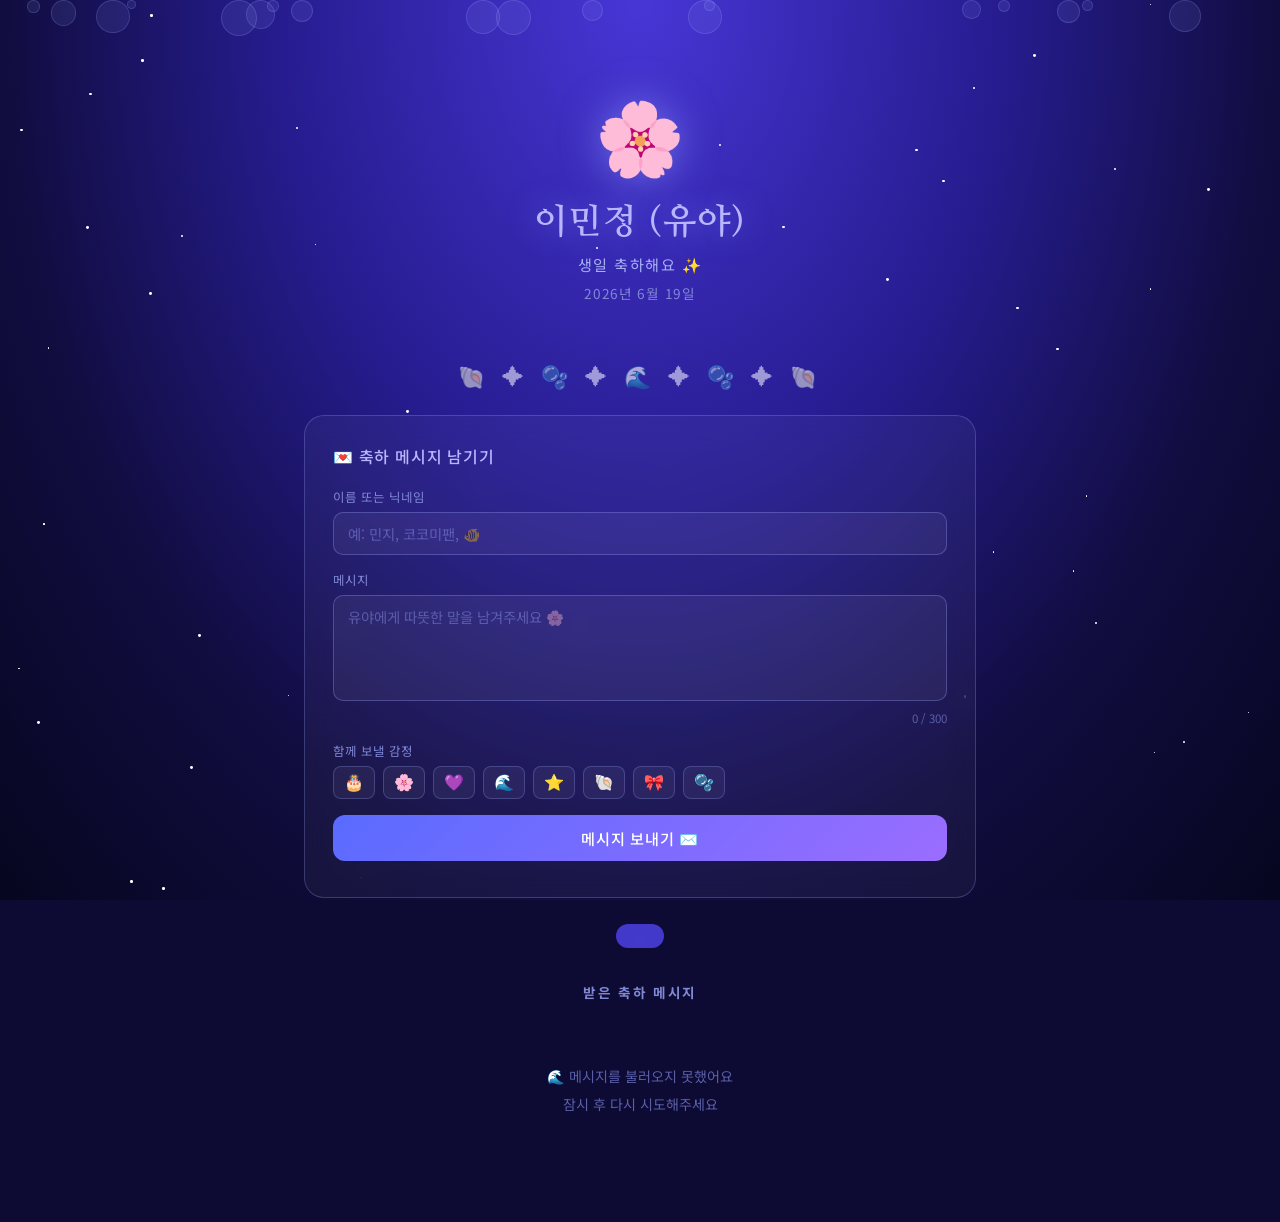
<file: index.html>
<!DOCTYPE html>
<html lang="ko">
<head>
<meta charset="UTF-8">
<meta name="viewport" content="width=device-width, initial-scale=1.0">
<title>유야 생일 축하해 🎂</title>
<link href="https://fonts.googleapis.com/css2?family=Nanum+Myeongjo:wght@400;700&family=Noto+Sans+KR:wght@300;400;500&display=swap" rel="stylesheet">
<link rel="stylesheet" href="style.css">
</head>
<body>

<div class="ocean-bg"></div>
<div class="stars" id="stars"></div>
<div class="bubbles" id="bubbles"></div>

<div class="container">
  <div class="hero">
    <span class="kirby-art">🌸</span>
    <h1 class="hero-name">이민정 (유야)</h1>
    <p class="hero-sub">생일 축하해요 ✨</p>
    <p class="hero-date">2026년 6월 19일</p>
  </div>

  <div class="kokomi-decoration">🐚 ✦ 🫧 ✦ 🌊 ✦ 🫧 ✦ 🐚</div>

  <div class="form-card">
    <h2>💌 축하 메시지 남기기</h2>

    <div class="field-group">
      <label class="field-label" for="senderName">이름 또는 닉네임</label>
      <input class="field-input" id="senderName" type="text" placeholder="예: 민지, 코코미팬, 🐠" maxlength="20">
    </div>

    <div class="field-group">
      <label class="field-label" for="msgText">메시지</label>
      <textarea class="field-input" id="msgText" rows="4" placeholder="유야에게 따뜻한 말을 남겨주세요 🌸" maxlength="300"></textarea>
      <div class="char-count" id="charCount">0 / 300</div>
    </div>

    <div class="field-group">
      <label class="field-label">함께 보낼 감정</label>
      <div class="emoji-row" id="emojiRow">
        <button class="emoji-btn" data-emoji="🎂">🎂</button>
        <button class="emoji-btn" data-emoji="🌸">🌸</button>
        <button class="emoji-btn" data-emoji="💜">💜</button>
        <button class="emoji-btn" data-emoji="🌊">🌊</button>
        <button class="emoji-btn" data-emoji="⭐">⭐</button>
        <button class="emoji-btn" data-emoji="🐚">🐚</button>
        <button class="emoji-btn" data-emoji="🎀">🎀</button>
        <button class="emoji-btn" data-emoji="🫧">🫧</button>
      </div>
    </div>

    <button class="submit-btn" id="submitBtn" onclick="submitMessage()">메시지 보내기 ✉️</button>
    <div class="error-msg" id="errorMsg"></div>
  </div>

  <div class="divider"><span>✦</span></div>

  <div class="messages-section">
    <h2>받은 축하 메시지</h2>
    <div id="messageList"><div class="loading">🫧 불러오는 중...</div></div>
  </div>
</div>

<div class="toast" id="toast"></div>

<script>
  const SUPABASE_URL = 'https://tihcuoxzbqxxqsvyljrl.supabase.co';
  const SUPABASE_KEY = 'eyJhbGciOiJIUzI1NiIsInR5cCI6IkpXVCJ9.eyJpc3MiOiJzdXBhYmFzZSIsInJlZiI6InRpaGN1b3h6YnF4eHFzdnlsanJsIiwicm9sZSI6ImFub24iLCJpYXQiOjE3ODE4MDk5MTIsImV4cCI6MjA5NzM4NTkxMn0.EIXPT939g_FNx5RLVJDhXxyubSvarrns7DBTIeyjlGo';
  const API = SUPABASE_URL + '/rest/v1/messages';
  const HEADERS = {
    'apikey': SUPABASE_KEY,
    'Authorization': 'Bearer ' + SUPABASE_KEY,
    'Content-Type': 'application/json',
    'Prefer': 'return=representation'
  };

  const LIKED_KEY = 'yuya_liked_ids';
  let likedIds = new Set();
  let selectedEmojis = [];

  function loadLiked() {
    try {
      const raw = localStorage.getItem(LIKED_KEY);
      if (raw) likedIds = new Set(JSON.parse(raw));
    } catch(e) {}
  }

  function saveLiked() {
    try { localStorage.setItem(LIKED_KEY, JSON.stringify([...likedIds])); } catch(e) {}
  }

  function showToast(msg) {
    const t = document.getElementById('toast');
    t.textContent = msg;
    t.classList.add('show');
    setTimeout(() => t.classList.remove('show'), 2800);
  }

  function showError(msg) {
    document.getElementById('errorMsg').textContent = msg;
    setTimeout(() => document.getElementById('errorMsg').textContent = '', 3000);
  }

  function escHtml(s) {
    return String(s)
      .replace(/&/g,'&amp;')
      .replace(/</g,'&lt;')
      .replace(/>/g,'&gt;')
      .replace(/"/g,'&quot;');
  }

  function getInitials(name) {
    if (!name) return '?';
    return name.trim().slice(0, 2).toUpperCase();
  }

  function timeSince(iso) {
    const diff = Date.now() - new Date(iso).getTime();
    const m = Math.floor(diff / 60000);
    if (m < 1) return '방금 전';
    if (m < 60) return m + '분 전';
    const h = Math.floor(m / 60);
    if (h < 24) return h + '시간 전';
    return Math.floor(h / 24) + '일 전';
  }

  async function fetchMessages() {
    try {
      const res = await fetch(API + '?order=created_at.desc&limit=100', {
        headers: { 'apikey': SUPABASE_KEY, 'Authorization': 'Bearer ' + SUPABASE_KEY }
      });
      if (!res.ok) throw new Error('fetch error');
      return await res.json();
    } catch(e) {
      return null;
    }
  }

  function renderMessages(messages) {
    const list = document.getElementById('messageList');
    if (!messages) {
      list.innerHTML = '<div class="empty-state">🌊 메시지를 불러오지 못했어요<br>잠시 후 다시 시도해주세요</div>';
      return;
    }
    if (messages.length === 0) {
      list.innerHTML = '<div class="empty-state">🌸 아직 메시지가 없어요<br>첫 번째 축하를 남겨주세요!</div>';
      return;
    }
    list.innerHTML = messages.map(m => {
      const liked = likedIds.has(m.id);
      const emojisArr = Array.isArray(m.emojis) ? m.emojis : [];
      return `<div class="msg-card">
        <div class="msg-header">
          <div class="msg-from">
            <div class="msg-avatar">${getInitials(m.name)}</div>
            <span class="msg-name">${escHtml(m.name || '익명')}</span>
          </div>
          <span class="msg-time">${timeSince(m.created_at)}</span>
        </div>
        <p class="msg-text">${escHtml(m.text)}</p>
        <div class="msg-footer">
          ${emojisArr.length ? '<span class="msg-emoji">' + emojisArr.join(' ') + '</span>' : ''}
          <button class="like-btn ${liked ? 'liked' : ''}" onclick="toggleLike(${m.id}, ${m.likes}, this)">
            ${liked ? '💕' : '🤍'} ${m.likes || 0}
          </button>
        </div>
      </div>`;
    }).join('');
  }

  async function toggleLike(id, currentLikes, btn) {
    const wasLiked = likedIds.has(id);
    const newLikes = wasLiked ? currentLikes - 1 : currentLikes + 1;

    if (wasLiked) {
      likedIds.delete(id);
    } else {
      likedIds.add(id);
    }
    saveLiked();

    btn.className = 'like-btn' + (likedIds.has(id) ? ' liked' : '');
    btn.innerHTML = (likedIds.has(id) ? '💕' : '🤍') + ' ' + newLikes;
    btn.onclick = () => toggleLike(id, newLikes, btn);

    try {
      await fetch(API + '?id=eq.' + id, {
        method: 'PATCH',
        headers: HEADERS,
        body: JSON.stringify({ likes: newLikes })
      });
    } catch(e) {}
  }

  async function submitMessage() {
    const name = document.getElementById('senderName').value.trim();
    const text = document.getElementById('msgText').value.trim();
    if (!text) { showError('메시지를 입력해주세요 💌'); return; }

    const btn = document.getElementById('submitBtn');
    btn.disabled = true;
    btn.textContent = '전송 중...';

    try {
      const res = await fetch(API, {
        method: 'POST',
        headers: HEADERS,
        body: JSON.stringify({
          name: name || '익명',
          text,
          emojis: selectedEmojis,
          likes: 0
        })
      });

      if (!res.ok) {
        const err = await res.json();
        throw new Error(err.message || 'error');
      }

      document.getElementById('senderName').value = '';
      document.getElementById('msgText').value = '';
      document.getElementById('charCount').textContent = '0 / 300';
      selectedEmojis = [];
      document.querySelectorAll('.emoji-btn').forEach(b => b.classList.remove('selected'));

      showToast('✨ 메시지가 전달됐어요!');
      const msgs = await fetchMessages();
      renderMessages(msgs);
    } catch(e) {
      showError('전송에 실패했어요. 다시 시도해주세요 🌊');
    } finally {
      btn.disabled = false;
      btn.textContent = '메시지 보내기 ✉️';
    }
  }

  document.getElementById('emojiRow').addEventListener('click', e => {
    const btn = e.target.closest('.emoji-btn');
    if (!btn) return;
    const em = btn.dataset.emoji;
    if (btn.classList.contains('selected')) {
      btn.classList.remove('selected');
      selectedEmojis = selectedEmojis.filter(x => x !== em);
    } else {
      btn.classList.add('selected');
      selectedEmojis.push(em);
    }
  });

  document.getElementById('msgText').addEventListener('input', function() {
    document.getElementById('charCount').textContent = this.value.length + ' / 300';
  });

  function createStars() {
    const c = document.getElementById('stars');
    for (let i = 0; i < 60; i++) {
      const s = document.createElement('div');
      s.className = 'star';
      const sz = Math.random() * 2 + 1;
      s.style.cssText = `width:${sz}px;height:${sz}px;top:${Math.random()*100}%;left:${Math.random()*100}%;animation-duration:${2+Math.random()*3}s;animation-delay:${Math.random()*3}s`;
      c.appendChild(s);
    }
  }

  function createBubbles() {
    const c = document.getElementById('bubbles');
    for (let i = 0; i < 18; i++) {
      const b = document.createElement('div');
      b.className = 'bubble';
      const sz = 8 + Math.random() * 30;
      b.style.cssText = `width:${sz}px;height:${sz}px;left:${Math.random()*100}%;animation-duration:${8+Math.random()*14}s;animation-delay:${Math.random()*10}s`;
      c.appendChild(b);
    }
  }

  async function init() {
    createStars();
    createBubbles();
    loadLiked();
    const msgs = await fetchMessages();
    renderMessages(msgs);

    setInterval(async () => {
      const msgs = await fetchMessages();
      if (msgs) renderMessages(msgs);
    }, 30000);
  }

  init();
</script>
</body>
</html>
</file>
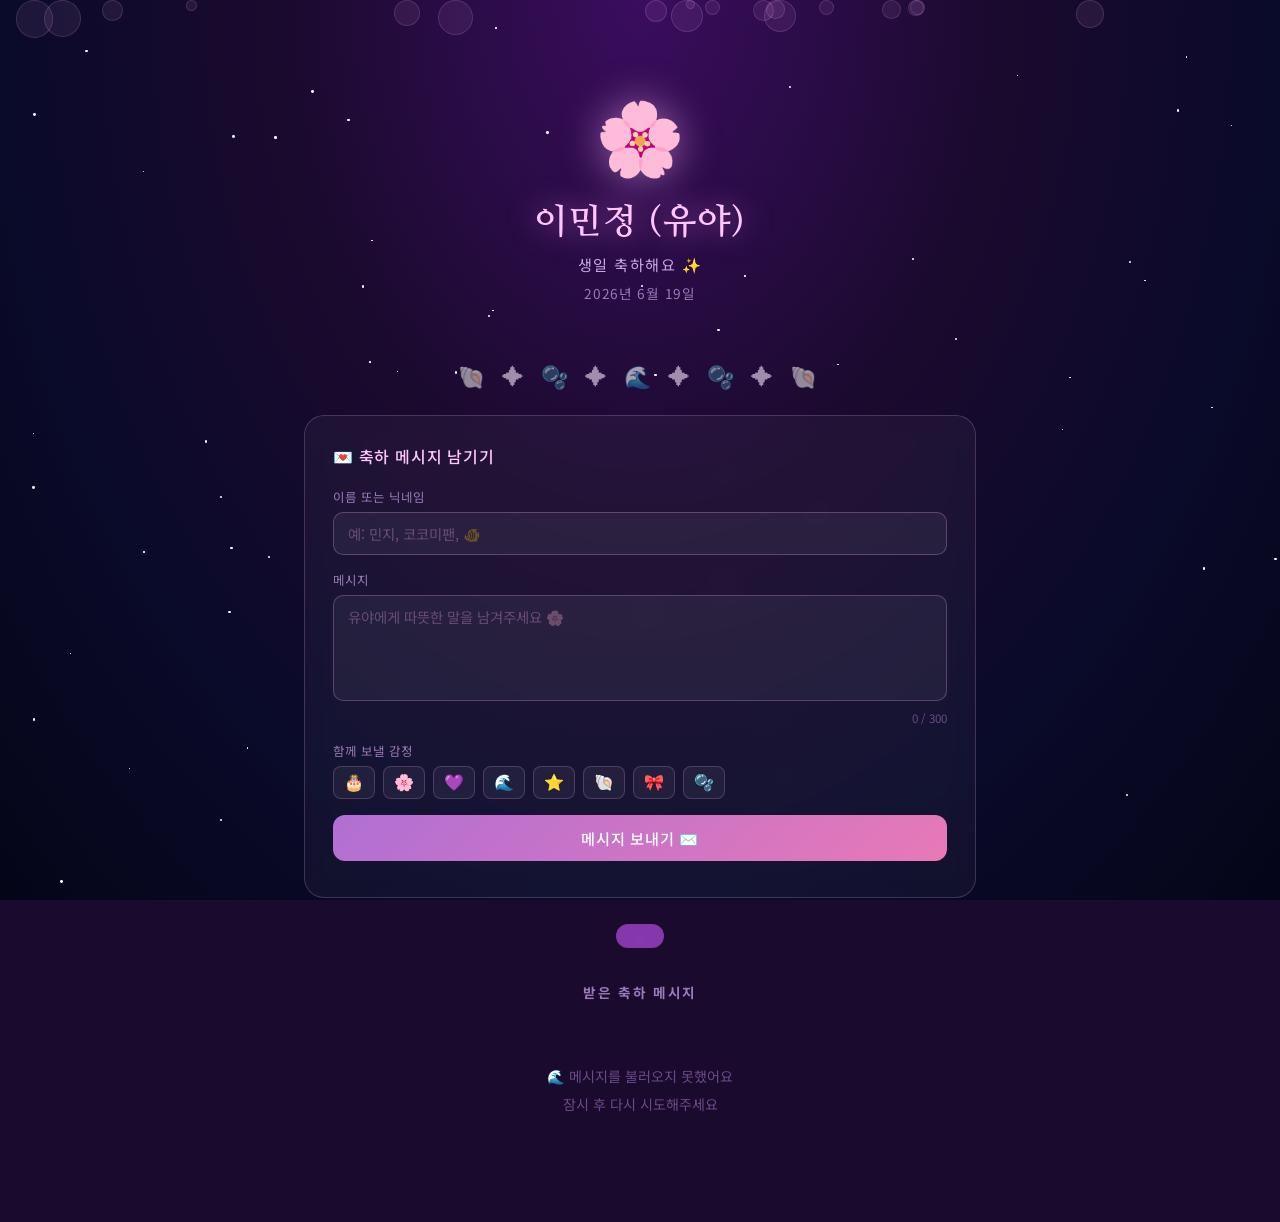
<file: yuya_birthday.html>
<!DOCTYPE html>
<html lang="ko">
<head>
<meta charset="UTF-8">
<meta name="viewport" content="width=device-width, initial-scale=1.0">
<title>유야 생일 축하해 🎂</title>
<link href="https://fonts.googleapis.com/css2?family=Nanum+Myeongjo:wght@400;700&family=Noto+Sans+KR:wght@300;400;500&display=swap" rel="stylesheet">
<style>
  * { box-sizing: border-box; margin: 0; padding: 0; }

  body {
    min-height: 100vh;
    background: #1a0a2e;
    font-family: 'Noto Sans KR', sans-serif;
    color: #f5e6f8;
    overflow-x: hidden;
  }

  .ocean-bg {
    position: fixed;
    inset: 0;
    z-index: 0;
    background: radial-gradient(ellipse at 50% 0%, #3a0d5e 0%, #1a0a2e 40%, #0a0a2a 70%, #050518 100%);
  }

  .bubbles {
    position: fixed;
    inset: 0;
    z-index: 1;
    pointer-events: none;
    overflow: hidden;
  }
  .bubble {
    position: absolute;
    border-radius: 50%;
    background: rgba(255,182,255,0.08);
    border: 1px solid rgba(255,182,255,0.15);
    animation: rise linear infinite;
  }
  @keyframes rise {
    0% { transform: translateY(110vh) scale(1); opacity: 0; }
    10% { opacity: 1; }
    90% { opacity: 0.6; }
    100% { transform: translateY(-10vh) scale(1.1); opacity: 0; }
  }

  .stars {
    position: fixed;
    inset: 0;
    z-index: 1;
    pointer-events: none;
  }
  .star {
    position: absolute;
    background: white;
    border-radius: 50%;
    animation: twinkle ease-in-out infinite;
  }
  @keyframes twinkle {
    0%, 100% { opacity: 0.2; transform: scale(1); }
    50% { opacity: 1; transform: scale(1.4); }
  }

  .container {
    position: relative;
    z-index: 10;
    max-width: 720px;
    margin: 0 auto;
    padding: 2rem 1.5rem 4rem;
  }

  .hero {
    text-align: center;
    padding: 3rem 0 2rem;
  }

  .kirby-art {
    font-size: 72px;
    margin-bottom: 1rem;
    display: block;
    animation: float 3s ease-in-out infinite;
    filter: drop-shadow(0 0 20px rgba(255,182,255,0.5));
  }
  @keyframes float {
    0%, 100% { transform: translateY(0px); }
    50% { transform: translateY(-12px); }
  }

  .hero-name {
    font-family: 'Nanum Myeongjo', serif;
    font-size: 2.2rem;
    font-weight: 700;
    color: #ffc6ff;
    letter-spacing: 0.04em;
    text-shadow: 0 0 30px rgba(255,150,255,0.6);
    margin-bottom: 0.5rem;
  }

  .hero-sub {
    font-size: 0.95rem;
    color: #c9a8e0;
    letter-spacing: 0.1em;
    margin-bottom: 0.5rem;
  }

  .hero-date {
    font-size: 0.85rem;
    color: #9a7ab8;
    letter-spacing: 0.05em;
  }

  .divider {
    display: flex;
    align-items: center;
    gap: 12px;
    margin: 2rem 0;
    opacity: 0.4;
  }
  .divider::before, .divider::after {
    content: '';
    flex: 1;
    height: 0.5px;
    background: linear-gradient(90deg, transparent, #c9a8e0, transparent);
  }
  .divider span { font-size: 14px; color: #c9a8e0; }

  .form-card {
    background: rgba(255,255,255,0.04);
    border: 0.5px solid rgba(255,182,255,0.2);
    border-radius: 20px;
    padding: 1.75rem;
    margin-bottom: 2rem;
    backdrop-filter: blur(12px);
  }

  .form-card h2 {
    font-size: 1rem;
    font-weight: 500;
    color: #ffc6ff;
    margin-bottom: 1.25rem;
    letter-spacing: 0.05em;
  }

  .field-group { margin-bottom: 1rem; }

  .field-label {
    display: block;
    font-size: 0.78rem;
    color: #9a7ab8;
    letter-spacing: 0.08em;
    margin-bottom: 6px;
  }

  .field-input {
    width: 100%;
    background: rgba(255,255,255,0.05);
    border: 0.5px solid rgba(255,182,255,0.25);
    border-radius: 10px;
    padding: 10px 14px;
    font-size: 0.9rem;
    color: #f5e6f8;
    font-family: 'Noto Sans KR', sans-serif;
    transition: border-color 0.2s;
    resize: none;
  }
  .field-input::placeholder { color: rgba(255,182,255,0.3); }
  .field-input:focus {
    outline: none;
    border-color: rgba(255,182,255,0.6);
    background: rgba(255,255,255,0.07);
  }

  .emoji-row {
    display: flex;
    gap: 8px;
    flex-wrap: wrap;
    margin-bottom: 1rem;
  }
  .emoji-btn {
    background: rgba(255,255,255,0.05);
    border: 0.5px solid rgba(255,182,255,0.2);
    border-radius: 8px;
    padding: 6px 10px;
    font-size: 16px;
    cursor: pointer;
    transition: all 0.2s;
    color: white;
  }
  .emoji-btn:hover { background: rgba(255,182,255,0.15); transform: scale(1.1); }
  .emoji-btn.selected { background: rgba(255,182,255,0.25); border-color: rgba(255,182,255,0.6); }

  .submit-btn {
    width: 100%;
    background: linear-gradient(135deg, #b06fd4, #e879b6);
    border: none;
    border-radius: 12px;
    padding: 12px;
    font-size: 0.95rem;
    font-weight: 500;
    color: white;
    cursor: pointer;
    font-family: 'Noto Sans KR', sans-serif;
    letter-spacing: 0.05em;
    transition: opacity 0.2s, transform 0.15s;
  }
  .submit-btn:hover { opacity: 0.88; }
  .submit-btn:active { transform: scale(0.98); }
  .submit-btn:disabled { opacity: 0.5; cursor: not-allowed; }

  .messages-section h2 {
    font-size: 0.85rem;
    color: #9a7ab8;
    letter-spacing: 0.12em;
    margin-bottom: 1.25rem;
    text-align: center;
  }

  .msg-card {
    background: rgba(255,255,255,0.04);
    border: 0.5px solid rgba(255,182,255,0.15);
    border-radius: 16px;
    padding: 1.25rem;
    margin-bottom: 1rem;
    backdrop-filter: blur(8px);
    transition: border-color 0.2s;
  }
  .msg-card:hover { border-color: rgba(255,182,255,0.3); }

  .msg-header {
    display: flex;
    align-items: center;
    justify-content: space-between;
    margin-bottom: 8px;
  }
  .msg-from {
    display: flex;
    align-items: center;
    gap: 8px;
  }
  .msg-avatar {
    width: 30px;
    height: 30px;
    border-radius: 50%;
    background: linear-gradient(135deg, #9a5cbf, #d96eb3);
    display: flex;
    align-items: center;
    justify-content: center;
    font-size: 12px;
    font-weight: 500;
    color: white;
    flex-shrink: 0;
  }
  .msg-name {
    font-size: 0.85rem;
    font-weight: 500;
    color: #e2c6f5;
  }
  .msg-time {
    font-size: 0.72rem;
    color: #6a4a88;
  }
  .msg-text {
    font-size: 0.9rem;
    line-height: 1.7;
    color: #d4b8e8;
    margin-bottom: 10px;
    white-space: pre-wrap;
    word-break: break-word;
  }
  .msg-footer {
    display: flex;
    align-items: center;
    gap: 12px;
    flex-wrap: wrap;
  }
  .msg-emoji { font-size: 15px; }
  .like-btn {
    display: flex;
    align-items: center;
    gap: 5px;
    background: rgba(255,255,255,0.05);
    border: 0.5px solid rgba(255,182,255,0.2);
    border-radius: 20px;
    padding: 4px 12px;
    font-size: 0.78rem;
    color: #c9a8e0;
    cursor: pointer;
    transition: all 0.2s;
    font-family: 'Noto Sans KR', sans-serif;
    margin-left: auto;
  }
  .like-btn:hover { background: rgba(255,182,255,0.15); }
  .like-btn.liked { background: rgba(255,100,182,0.15); border-color: rgba(255,100,182,0.4); color: #ff9edd; }

  .toast {
    position: fixed;
    bottom: 2rem;
    left: 50%;
    transform: translateX(-50%) translateY(80px);
    background: rgba(140,60,180,0.95);
    backdrop-filter: blur(10px);
    color: white;
    padding: 12px 24px;
    border-radius: 30px;
    font-size: 0.88rem;
    font-family: 'Noto Sans KR', sans-serif;
    z-index: 100;
    transition: transform 0.35s cubic-bezier(0.34,1.56,0.64,1);
    pointer-events: none;
    white-space: nowrap;
  }
  .toast.show { transform: translateX(-50%) translateY(0); }

  .loading {
    text-align: center;
    padding: 2.5rem;
    color: #6a4a88;
    font-size: 0.88rem;
  }

  .empty-state {
    text-align: center;
    padding: 2.5rem 1rem;
    color: #6a4a88;
    font-size: 0.88rem;
    line-height: 2;
  }

  .kokomi-decoration {
    text-align: center;
    margin: 1.5rem 0;
    font-size: 22px;
    opacity: 0.6;
    letter-spacing: 6px;
  }

  .char-count {
    font-size: 0.72rem;
    color: #6a4a88;
    text-align: right;
    margin-top: 4px;
  }

  .error-msg {
    font-size: 0.82rem;
    color: #e879b6;
    margin-top: 8px;
    text-align: center;
  }
</style>
</head>
<body>

<div class="ocean-bg"></div>
<div class="stars" id="stars"></div>
<div class="bubbles" id="bubbles"></div>

<div class="container">
  <div class="hero">
    <span class="kirby-art">🌸</span>
    <h1 class="hero-name">이민정 (유야)</h1>
    <p class="hero-sub">생일 축하해요 ✨</p>
    <p class="hero-date">2026년 6월 19일</p>
  </div>

  <div class="kokomi-decoration">🐚 ✦ 🫧 ✦ 🌊 ✦ 🫧 ✦ 🐚</div>

  <div class="form-card">
    <h2>💌 축하 메시지 남기기</h2>

    <div class="field-group">
      <label class="field-label" for="senderName">이름 또는 닉네임</label>
      <input class="field-input" id="senderName" type="text" placeholder="예: 민지, 코코미팬, 🐠" maxlength="20">
    </div>

    <div class="field-group">
      <label class="field-label" for="msgText">메시지</label>
      <textarea class="field-input" id="msgText" rows="4" placeholder="유야에게 따뜻한 말을 남겨주세요 🌸" maxlength="300"></textarea>
      <div class="char-count" id="charCount">0 / 300</div>
    </div>

    <div class="field-group">
      <label class="field-label">함께 보낼 감정</label>
      <div class="emoji-row" id="emojiRow">
        <button class="emoji-btn" data-emoji="🎂">🎂</button>
        <button class="emoji-btn" data-emoji="🌸">🌸</button>
        <button class="emoji-btn" data-emoji="💜">💜</button>
        <button class="emoji-btn" data-emoji="🌊">🌊</button>
        <button class="emoji-btn" data-emoji="⭐">⭐</button>
        <button class="emoji-btn" data-emoji="🐚">🐚</button>
        <button class="emoji-btn" data-emoji="🎀">🎀</button>
        <button class="emoji-btn" data-emoji="🫧">🫧</button>
      </div>
    </div>

    <button class="submit-btn" id="submitBtn" onclick="submitMessage()">메시지 보내기 ✉️</button>
    <div class="error-msg" id="errorMsg"></div>
  </div>

  <div class="divider"><span>✦</span></div>

  <div class="messages-section">
    <h2>받은 축하 메시지</h2>
    <div id="messageList"><div class="loading">🫧 불러오는 중...</div></div>
  </div>
</div>

<div class="toast" id="toast"></div>

<script>
  const SUPABASE_URL = 'https://tihcuoxzbqxxqsvyljrl.supabase.co';
  const SUPABASE_KEY = 'eyJhbGciOiJIUzI1NiIsInR5cCI6IkpXVCJ9.eyJpc3MiOiJzdXBhYmFzZSIsInJlZiI6InRpaGN1b3h6YnF4eHFzdnlsanJsIiwicm9sZSI6ImFub24iLCJpYXQiOjE3ODE4MDk5MTIsImV4cCI6MjA5NzM4NTkxMn0.EIXPT939g_FNx5RLVJDhXxyubSvarrns7DBTIeyjlGo';
  const API = SUPABASE_URL + '/rest/v1/messages';
  const HEADERS = {
    'apikey': SUPABASE_KEY,
    'Authorization': 'Bearer ' + SUPABASE_KEY,
    'Content-Type': 'application/json',
    'Prefer': 'return=representation'
  };

  const LIKED_KEY = 'yuya_liked_ids';
  let likedIds = new Set();
  let selectedEmojis = [];

  function loadLiked() {
    try {
      const raw = localStorage.getItem(LIKED_KEY);
      if (raw) likedIds = new Set(JSON.parse(raw));
    } catch(e) {}
  }

  function saveLiked() {
    try { localStorage.setItem(LIKED_KEY, JSON.stringify([...likedIds])); } catch(e) {}
  }

  function showToast(msg) {
    const t = document.getElementById('toast');
    t.textContent = msg;
    t.classList.add('show');
    setTimeout(() => t.classList.remove('show'), 2800);
  }

  function showError(msg) {
    document.getElementById('errorMsg').textContent = msg;
    setTimeout(() => document.getElementById('errorMsg').textContent = '', 3000);
  }

  function escHtml(s) {
    return String(s)
      .replace(/&/g,'&amp;')
      .replace(/</g,'&lt;')
      .replace(/>/g,'&gt;')
      .replace(/"/g,'&quot;');
  }

  function getInitials(name) {
    if (!name) return '?';
    return name.trim().slice(0, 2).toUpperCase();
  }

  function timeSince(iso) {
    const diff = Date.now() - new Date(iso).getTime();
    const m = Math.floor(diff / 60000);
    if (m < 1) return '방금 전';
    if (m < 60) return m + '분 전';
    const h = Math.floor(m / 60);
    if (h < 24) return h + '시간 전';
    return Math.floor(h / 24) + '일 전';
  }

  async function fetchMessages() {
    try {
      const res = await fetch(API + '?order=created_at.desc&limit=100', {
        headers: { 'apikey': SUPABASE_KEY, 'Authorization': 'Bearer ' + SUPABASE_KEY }
      });
      if (!res.ok) throw new Error('fetch error');
      return await res.json();
    } catch(e) {
      return null;
    }
  }

  function renderMessages(messages) {
    const list = document.getElementById('messageList');
    if (!messages) {
      list.innerHTML = '<div class="empty-state">🌊 메시지를 불러오지 못했어요<br>잠시 후 다시 시도해주세요</div>';
      return;
    }
    if (messages.length === 0) {
      list.innerHTML = '<div class="empty-state">🌸 아직 메시지가 없어요<br>첫 번째 축하를 남겨주세요!</div>';
      return;
    }
    list.innerHTML = messages.map(m => {
      const liked = likedIds.has(m.id);
      const emojisArr = Array.isArray(m.emojis) ? m.emojis : [];
      return `<div class="msg-card">
        <div class="msg-header">
          <div class="msg-from">
            <div class="msg-avatar">${getInitials(m.name)}</div>
            <span class="msg-name">${escHtml(m.name || '익명')}</span>
          </div>
          <span class="msg-time">${timeSince(m.created_at)}</span>
        </div>
        <p class="msg-text">${escHtml(m.text)}</p>
        <div class="msg-footer">
          ${emojisArr.length ? '<span class="msg-emoji">' + emojisArr.join(' ') + '</span>' : ''}
          <button class="like-btn ${liked ? 'liked' : ''}" onclick="toggleLike(${m.id}, ${m.likes}, this)">
            ${liked ? '💕' : '🤍'} ${m.likes || 0}
          </button>
        </div>
      </div>`;
    }).join('');
  }

  async function toggleLike(id, currentLikes, btn) {
    const wasLiked = likedIds.has(id);
    const newLikes = wasLiked ? currentLikes - 1 : currentLikes + 1;

    if (wasLiked) {
      likedIds.delete(id);
    } else {
      likedIds.add(id);
    }
    saveLiked();

    btn.className = 'like-btn' + (likedIds.has(id) ? ' liked' : '');
    btn.innerHTML = (likedIds.has(id) ? '💕' : '🤍') + ' ' + newLikes;
    btn.onclick = () => toggleLike(id, newLikes, btn);

    try {
      await fetch(API + '?id=eq.' + id, {
        method: 'PATCH',
        headers: HEADERS,
        body: JSON.stringify({ likes: newLikes })
      });
    } catch(e) {}
  }

  async function submitMessage() {
    const name = document.getElementById('senderName').value.trim();
    const text = document.getElementById('msgText').value.trim();
    if (!text) { showError('메시지를 입력해주세요 💌'); return; }

    const btn = document.getElementById('submitBtn');
    btn.disabled = true;
    btn.textContent = '전송 중...';

    try {
      const res = await fetch(API, {
        method: 'POST',
        headers: HEADERS,
        body: JSON.stringify({
          name: name || '익명',
          text,
          emojis: selectedEmojis,
          likes: 0
        })
      });

      if (!res.ok) {
        const err = await res.json();
        throw new Error(err.message || 'error');
      }

      document.getElementById('senderName').value = '';
      document.getElementById('msgText').value = '';
      document.getElementById('charCount').textContent = '0 / 300';
      selectedEmojis = [];
      document.querySelectorAll('.emoji-btn').forEach(b => b.classList.remove('selected'));

      showToast('✨ 메시지가 전달됐어요!');
      const msgs = await fetchMessages();
      renderMessages(msgs);
    } catch(e) {
      showError('전송에 실패했어요. 다시 시도해주세요 🌊');
    } finally {
      btn.disabled = false;
      btn.textContent = '메시지 보내기 ✉️';
    }
  }

  document.getElementById('emojiRow').addEventListener('click', e => {
    const btn = e.target.closest('.emoji-btn');
    if (!btn) return;
    const em = btn.dataset.emoji;
    if (btn.classList.contains('selected')) {
      btn.classList.remove('selected');
      selectedEmojis = selectedEmojis.filter(x => x !== em);
    } else {
      btn.classList.add('selected');
      selectedEmojis.push(em);
    }
  });

  document.getElementById('msgText').addEventListener('input', function() {
    document.getElementById('charCount').textContent = this.value.length + ' / 300';
  });

  function createStars() {
    const c = document.getElementById('stars');
    for (let i = 0; i < 60; i++) {
      const s = document.createElement('div');
      s.className = 'star';
      const sz = Math.random() * 2 + 1;
      s.style.cssText = `width:${sz}px;height:${sz}px;top:${Math.random()*100}%;left:${Math.random()*100}%;animation-duration:${2+Math.random()*3}s;animation-delay:${Math.random()*3}s`;
      c.appendChild(s);
    }
  }

  function createBubbles() {
    const c = document.getElementById('bubbles');
    for (let i = 0; i < 18; i++) {
      const b = document.createElement('div');
      b.className = 'bubble';
      const sz = 8 + Math.random() * 30;
      b.style.cssText = `width:${sz}px;height:${sz}px;left:${Math.random()*100}%;animation-duration:${8+Math.random()*14}s;animation-delay:${Math.random()*10}s`;
      c.appendChild(b);
    }
  }

  async function init() {
    createStars();
    createBubbles();
    loadLiked();
    const msgs = await fetchMessages();
    renderMessages(msgs);

    setInterval(async () => {
      const msgs = await fetchMessages();
      if (msgs) renderMessages(msgs);
    }, 30000);
  }

  init();
</script>
</body>
</html>
</file>
<file: style.css>
* { box-sizing: border-box; margin: 0; padding: 0; }

body {
  min-height: 100vh;
  background: #0d0a33;
  font-family: 'Noto Sans KR', sans-serif;
  color: #ebe9ff;
  overflow-x: hidden;
}

.ocean-bg {
  position: fixed;
  inset: 0;
  z-index: 0;
  background: radial-gradient(ellipse at 50% 0%, #4836d6 0%, #261c8f 40%, #110d40 70%, #06061f 100%);
}

.bubbles {
  position: fixed;
  inset: 0;
  z-index: 1;
  pointer-events: none;
  overflow: hidden;
}
.bubble {
  position: absolute;
  border-radius: 50%;
  background: rgba(160,170,255,0.10);
  border: 1px solid rgba(160,170,255,0.20);
  animation: rise linear infinite;
}
@keyframes rise {
  0% { transform: translateY(110vh) scale(1); opacity: 0; }
  10% { opacity: 1; }
  90% { opacity: 0.6; }
  100% { transform: translateY(-10vh) scale(1.1); opacity: 0; }
}

.stars {
  position: fixed;
  inset: 0;
  z-index: 1;
  pointer-events: none;
}
.star {
  position: absolute;
  background: white;
  border-radius: 50%;
  animation: twinkle ease-in-out infinite;
}
@keyframes twinkle {
  0%, 100% { opacity: 0.2; transform: scale(1); }
  50% { opacity: 1; transform: scale(1.4); }
}

.container {
  position: relative;
  z-index: 10;
  max-width: 720px;
  margin: 0 auto;
  padding: 2rem 1.5rem 4rem;
}

.hero {
  text-align: center;
  padding: 3rem 0 2rem;
}

.kirby-art {
  font-size: 72px;
  margin-bottom: 1rem;
  display: block;
  animation: float 3s ease-in-out infinite;
  filter: drop-shadow(0 0 20px rgba(140,150,255,0.6));
}
@keyframes float {
  0%, 100% { transform: translateY(0px); }
  50% { transform: translateY(-12px); }
}

.hero-name {
  font-family: 'Nanum Myeongjo', serif;
  font-size: 2.2rem;
  font-weight: 700;
  color: #b9b6ff;
  letter-spacing: 0.04em;
  text-shadow: 0 0 30px rgba(120,130,255,0.7);
  margin-bottom: 0.5rem;
}

.hero-sub {
  font-size: 0.95rem;
  color: #a7b0f5;
  letter-spacing: 0.1em;
  margin-bottom: 0.5rem;
}

.hero-date {
  font-size: 0.85rem;
  color: #8088d6;
  letter-spacing: 0.05em;
}

.divider {
  display: flex;
  align-items: center;
  gap: 12px;
  margin: 2rem 0;
  opacity: 0.4;
}
.divider::before, .divider::after {
  content: '';
  flex: 1;
  height: 0.5px;
  background: linear-gradient(90deg, transparent, #a7b0f5, transparent);
}
.divider span { font-size: 14px; color: #a7b0f5; }

.form-card {
  background: rgba(255,255,255,0.04);
  border: 0.5px solid rgba(160,170,255,0.25);
  border-radius: 20px;
  padding: 1.75rem;
  margin-bottom: 2rem;
  backdrop-filter: blur(12px);
}

.form-card h2 {
  font-size: 1rem;
  font-weight: 500;
  color: #b9b6ff;
  margin-bottom: 1.25rem;
  letter-spacing: 0.05em;
}

.field-group { margin-bottom: 1rem; }

.field-label {
  display: block;
  font-size: 0.78rem;
  color: #8088d6;
  letter-spacing: 0.08em;
  margin-bottom: 6px;
}

.field-input {
  width: 100%;
  background: rgba(255,255,255,0.05);
  border: 0.5px solid rgba(160,170,255,0.30);
  border-radius: 10px;
  padding: 10px 14px;
  font-size: 0.9rem;
  color: #ebe9ff;
  font-family: 'Noto Sans KR', sans-serif;
  transition: border-color 0.2s;
  resize: none;
}
.field-input::placeholder { color: rgba(160,170,255,0.4); }
.field-input:focus {
  outline: none;
  border-color: rgba(160,170,255,0.7);
  background: rgba(255,255,255,0.07);
}

.emoji-row {
  display: flex;
  gap: 8px;
  flex-wrap: wrap;
  margin-bottom: 1rem;
}
.emoji-btn {
  background: rgba(255,255,255,0.05);
  border: 0.5px solid rgba(160,170,255,0.25);
  border-radius: 8px;
  padding: 6px 10px;
  font-size: 16px;
  cursor: pointer;
  transition: all 0.2s;
  color: white;
}
.emoji-btn:hover { background: rgba(160,170,255,0.18); transform: scale(1.1); }
.emoji-btn.selected { background: rgba(160,170,255,0.30); border-color: rgba(160,170,255,0.7); }

.submit-btn {
  width: 100%;
  background: linear-gradient(135deg, #5a6bff, #9a6dff);
  border: none;
  border-radius: 12px;
  padding: 12px;
  font-size: 0.95rem;
  font-weight: 500;
  color: white;
  cursor: pointer;
  font-family: 'Noto Sans KR', sans-serif;
  letter-spacing: 0.05em;
  transition: opacity 0.2s, transform 0.15s;
}
.submit-btn:hover { opacity: 0.88; }
.submit-btn:active { transform: scale(0.98); }
.submit-btn:disabled { opacity: 0.5; cursor: not-allowed; }

.messages-section h2 {
  font-size: 0.85rem;
  color: #8088d6;
  letter-spacing: 0.12em;
  margin-bottom: 1.25rem;
  text-align: center;
}

.msg-card {
  background: rgba(255,255,255,0.04);
  border: 0.5px solid rgba(160,170,255,0.18);
  border-radius: 16px;
  padding: 1.25rem;
  margin-bottom: 1rem;
  backdrop-filter: blur(8px);
  transition: border-color 0.2s;
}
.msg-card:hover { border-color: rgba(160,170,255,0.35); }

.msg-header {
  display: flex;
  align-items: center;
  justify-content: space-between;
  margin-bottom: 8px;
}
.msg-from {
  display: flex;
  align-items: center;
  gap: 8px;
}
.msg-avatar {
  width: 30px;
  height: 30px;
  border-radius: 50%;
  background: linear-gradient(135deg, #5a6bff, #9a6dff);
  display: flex;
  align-items: center;
  justify-content: center;
  font-size: 12px;
  font-weight: 500;
  color: white;
  flex-shrink: 0;
}
.msg-name {
  font-size: 0.85rem;
  font-weight: 500;
  color: #cdc9ff;
}
.msg-time {
  font-size: 0.72rem;
  color: #5a5fa8;
}
.msg-text {
  font-size: 0.9rem;
  line-height: 1.7;
  color: #c2c0ff;
  margin-bottom: 10px;
  white-space: pre-wrap;
  word-break: break-word;
}
.msg-footer {
  display: flex;
  align-items: center;
  gap: 12px;
  flex-wrap: wrap;
}
.msg-emoji { font-size: 15px; }
.like-btn {
  display: flex;
  align-items: center;
  gap: 5px;
  background: rgba(255,255,255,0.05);
  border: 0.5px solid rgba(160,170,255,0.25);
  border-radius: 20px;
  padding: 4px 12px;
  font-size: 0.78rem;
  color: #a7b0f5;
  cursor: pointer;
  transition: all 0.2s;
  font-family: 'Noto Sans KR', sans-serif;
  margin-left: auto;
}
.like-btn:hover { background: rgba(160,170,255,0.18); }
.like-btn.liked { background: rgba(110,130,255,0.18); border-color: rgba(110,130,255,0.45); color: #9eb0ff; }

.toast {
  position: fixed;
  bottom: 2rem;
  left: 50%;
  transform: translateX(-50%) translateY(80px);
  background: rgba(70,60,210,0.95);
  backdrop-filter: blur(10px);
  color: white;
  padding: 12px 24px;
  border-radius: 30px;
  font-size: 0.88rem;
  font-family: 'Noto Sans KR', sans-serif;
  z-index: 100;
  transition: transform 0.35s cubic-bezier(0.34,1.56,0.64,1);
  pointer-events: none;
  white-space: nowrap;
}
.toast.show { transform: translateX(-50%) translateY(0); }

.loading {
  text-align: center;
  padding: 2.5rem;
  color: #5a5fa8;
  font-size: 0.88rem;
}

.empty-state {
  text-align: center;
  padding: 2.5rem 1rem;
  color: #5a5fa8;
  font-size: 0.88rem;
  line-height: 2;
}

.kokomi-decoration {
  text-align: center;
  margin: 1.5rem 0;
  font-size: 22px;
  opacity: 0.6;
  letter-spacing: 6px;
}

.char-count {
  font-size: 0.72rem;
  color: #5a5fa8;
  text-align: right;
  margin-top: 4px;
}

.error-msg {
  font-size: 0.82rem;
  color: #7e8cff;
  margin-top: 8px;
  text-align: center;
}
</file>
